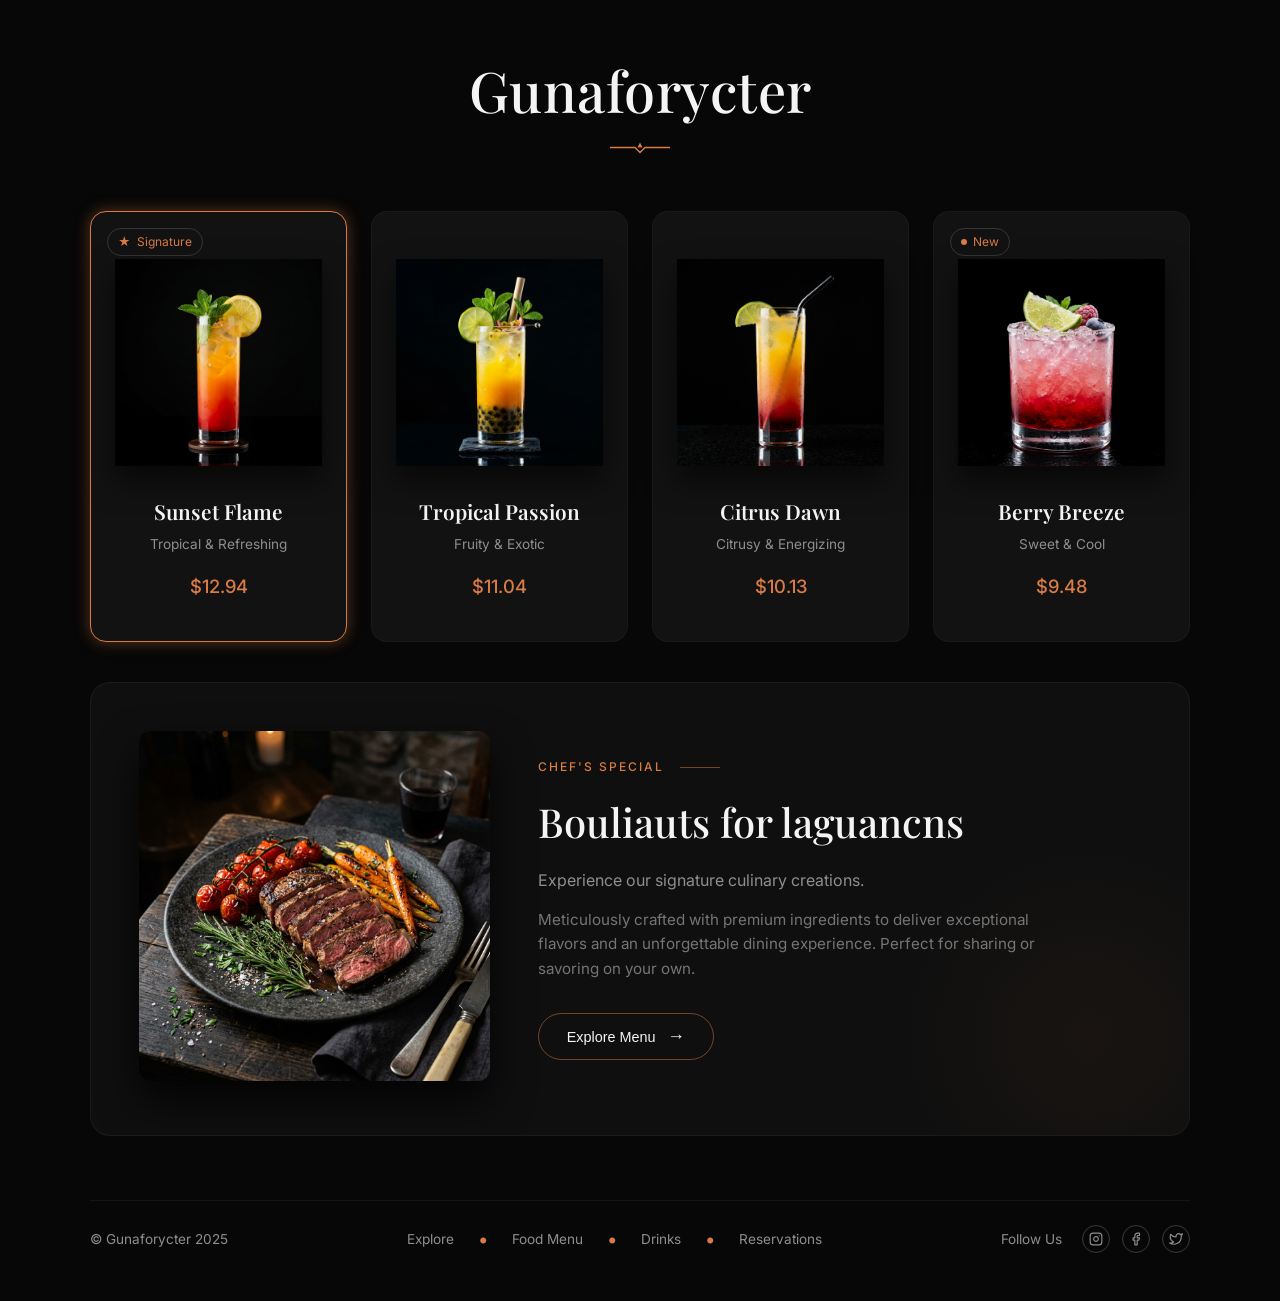
<file: FrontEnd/Assignment/A2/index.html>
<!DOCTYPE html>
<html lang="en">

<head>
    <meta charset="UTF-8">
    <meta name="viewport" content="width=device-width, initial-scale=1.0">
    <title>Gunaforycter</title>
    <link rel="preconnect" href="https://fonts.googleapis.com">
    <link rel="preconnect" href="https://fonts.gstatic.com" crossorigin>
    <link
        href="https://fonts.googleapis.com/css2?family=Playfair+Display:ital,wght@0,400;0,600;0,700&family=Inter:wght@300;400;500&display=swap"
        rel="stylesheet">
    <link rel="stylesheet" href="style.css">
</head>

<body>
    <header class="header">
        <h1>Gunaforycter</h1>
        <div class="divider">
            <svg width="60" height="15" viewBox="0 0 60 15" fill="none" xmlns="http://www.w3.org/2000/svg">
                <path d="M0 7.5 H 25 L 30 12.5 L 35 7.5 H 60" stroke="#D87B44" stroke-width="1.5"
                    stroke-linejoin="round" />
                <path d="M 27.5 7.5 L 30 2.5 L 32.5 7.5 Z" fill="#D87B44" />
            </svg>
        </div>
    </header>

    <main class="container">
        <section class="drinks-grid">
            <!-- Drink 1 -->
            <div class="card active-card">
                <div class="badge"><span class="icon">★</span> Signature</div>
                <div class="image-wrapper">
                    <img src="assets/drink_sunset_flame_1778440503819.png" alt="Sunset Flame">
                </div>
                <h2>Sunset Flame</h2>
                <p>Tropical & Refreshing</p>
                <div class="price">$12.94</div>
            </div>
            <!-- Drink 2 -->
            <div class="card">
                <div class="image-wrapper">
                    <img src="assets/drink_tropical_passion_1778440518740.png" alt="Tropical Passion">
                </div>
                <h2>Tropical Passion</h2>
                <p>Fruity & Exotic</p>
                <div class="price">$11.04</div>
            </div>
            <!-- Drink 3 -->
            <div class="card">
                <div class="image-wrapper">
                    <img src="assets/drink_citrus_dawn_1778440537352.png" alt="Citrus Dawn">
                </div>
                <h2>Citrus Dawn</h2>
                <p>Citrusy & Energizing</p>
                <div class="price">$10.13</div>
            </div>
            <!-- Drink 4 -->
            <div class="card">
                <div class="badge"><span class="icon dot"></span> New</div>
                <div class="image-wrapper">
                    <img src="assets/drink_berry_breeze_1778440553196.png" alt="Berry Breeze">
                </div>
                <h2>Berry Breeze</h2>
                <p>Sweet & Cool</p>
                <div class="price">$9.48</div>
            </div>
        </section>

        <section class="chefs-special">
            <div class="special-image">
                <img src="assets/food_chefs_special_1778440567696.png" alt="Chef's Special">
            </div>
            <div class="special-content">
                <div class="subtitle">CHEF'S SPECIAL</div>
                <h2>Bouliauts for laguancns</h2>
                <p class="description">Experience our signature culinary creations.</p>
                <p class="details">Meticulously crafted with premium ingredients to deliver exceptional flavors and an
                    unforgettable dining experience. Perfect for sharing or savoring on your own.</p>
                <button class="explore-btn">Explore Menu <span class="arrow">→</span></button>
            </div>
            <!-- Decorative leaves can go here as pseudo element in CSS -->
        </section>
    </main>

    <footer class="footer">
        <div class="footer-left">© Gunaforycter 2025</div>
        <div class="footer-nav">
            <a href="#">Explore</a> <span class="dot">•</span>
            <a href="#">Food Menu</a> <span class="dot">•</span>
            <a href="#">Drinks</a> <span class="dot">•</span>
            <a href="#">Reservations</a>
        </div>
        <div class="footer-social">
            <span>Follow Us</span>
            <a href="#" class="social-icon">
                <svg width="14" height="14" viewBox="0 0 24 24" fill="none" stroke="currentColor" stroke-width="2"
                    stroke-linecap="round" stroke-linejoin="round">
                    <rect x="2" y="2" width="20" height="20" rx="5" ry="5"></rect>
                    <path d="M16 11.37A4 4 0 1 1 12.63 8 4 4 0 0 1 16 11.37z"></path>
                    <line x1="17.5" y1="6.5" x2="17.51" y2="6.5"></line>
                </svg>
            </a>
            <a href="#" class="social-icon">
                <svg width="14" height="14" viewBox="0 0 24 24" fill="none" stroke="currentColor" stroke-width="2"
                    stroke-linecap="round" stroke-linejoin="round">
                    <path d="M18 2h-3a5 5 0 0 0-5 5v3H7v4h3v8h4v-8h3l1-4h-4V7a1 1 0 0 1 1-1h3z"></path>
                </svg>
            </a>
            <a href="#" class="social-icon">
                <svg width="14" height="14" viewBox="0 0 24 24" fill="none" stroke="currentColor" stroke-width="2"
                    stroke-linecap="round" stroke-linejoin="round">
                    <path
                        d="M23 3a10.9 10.9 0 0 1-3.14 1.53 4.48 4.48 0 0 0-7.86 3v1A10.66 10.66 0 0 1 3 4s-4 9 5 13a11.64 11.64 0 0 1-7 2c9 5 20 0 20-11.5a4.5 4.5 0 0 0-.08-.83A7.72 7.72 0 0 0 23 3z">
                    </path>
                </svg>
            </a>
        </div>
    </footer>
</body>

</html>
</file>
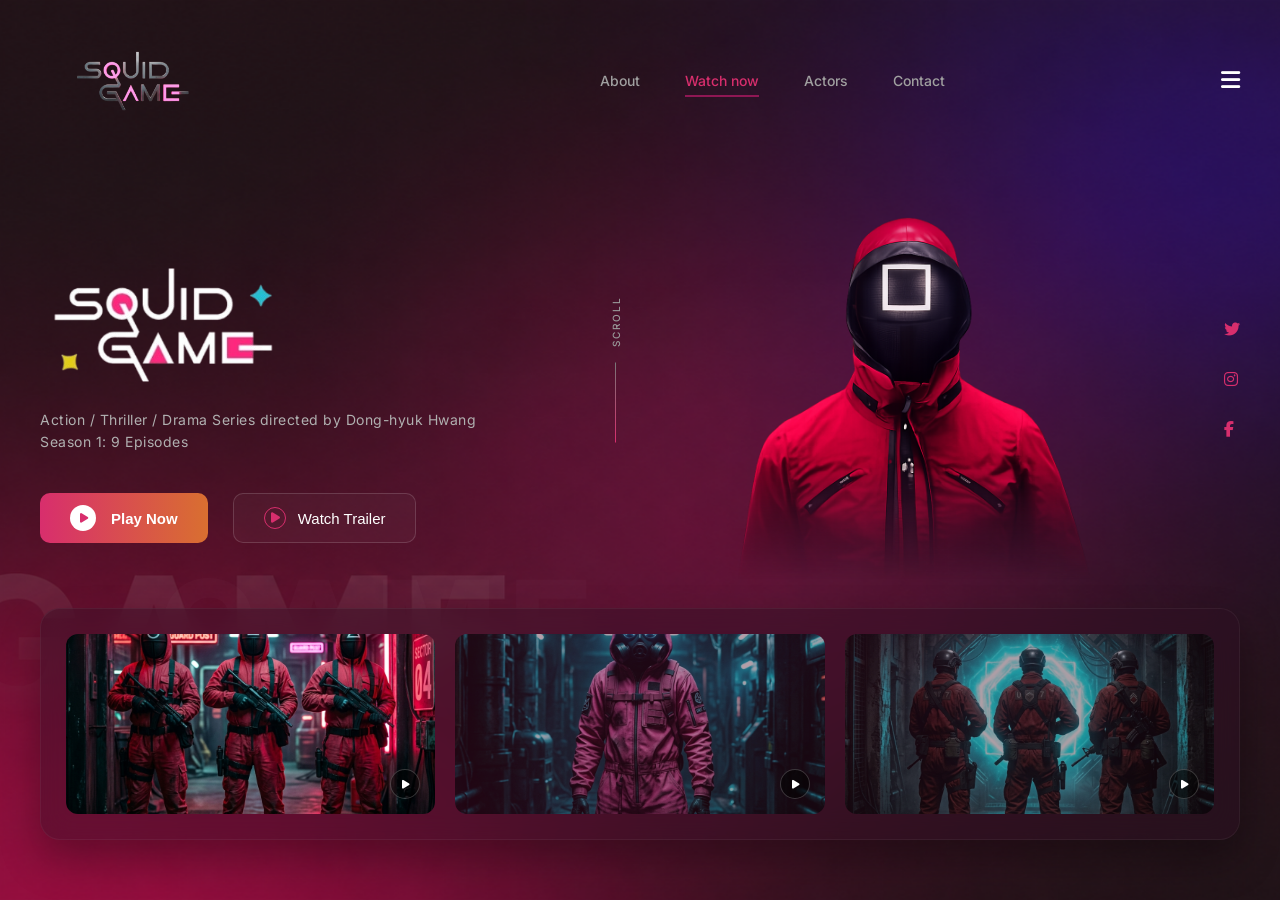
<file: FrontEnd/Assignment/A3/index.html>
<!DOCTYPE html>
<html lang="en">
<head>
    <meta charset="UTF-8">
    <meta name="viewport" content="width=device-width, initial-scale=1.0">
    <title>Squid Game - Watch Now</title>
    <link rel="stylesheet" href="style.css">
    <link href="https://fonts.googleapis.com/css2?family=Inter:wght@300;400;500;600;700;800&display=swap" rel="stylesheet">
    <link rel="stylesheet" href="https://cdnjs.cloudflare.com/ajax/libs/font-awesome/6.4.0/css/all.min.css">
</head>
<body>
    <!-- Background overlay elements -->
    <div class="bg-gradient"></div>

    <div class="container">
        <!-- HEADER -->
        <header>
            <div class="logo">
                <img src="./images/logo.png" alt="" style="height: 100px;">
            </div>
            <nav>
                <a href="#">About</a>
                <a href="#" class="active">Watch now</a>
                <a href="#">Actors</a>
                <a href="#">Contact</a>
            </nav>
            <div class="menu-icon">
                <i class="fa-solid fa-bars"></i>
            </div>
        </header>

        <!-- MAIN CONTENT -->
        <main>
            <!-- Left Side: Content -->
            <div class="content-left">
                <div class="main-title-img">
                    <img src="./images/bannerr.png" alt="Squid Game Logo" style="height: 120px;">
                </div>
                
                <p class="description">
                    Action / Thriller / Drama Series directed by Dong-hyuk Hwang<br>
                    Season 1: 9 Episodes
                </p>

                <div class="action-buttons">
                    <button class="btn-primary">
                        <span class="play-circle"><i class="fa-solid fa-play"></i></span> Play Now
                    </button>
                    <button class="btn-secondary">
                        <i class="fa-solid fa-play" style="font-size: 12px; color: #d82e6d; border: 1px solid #d82e6d; border-radius: 50%; padding: 4px; padding-left: 6px; width: 22px; height: 22px; display:flex; align-items:center; justify-content:center;"></i> Watch Trailer
                    </button>
                </div>
            </div>

            <!-- Right Side: Hero Image -->
            <div class="hero-image-container">
                <div class="scroll-indicator">
                    <span class="scroll-text">SCROLL</span>
                    <div class="scroll-line"></div>
                </div>
                
                <div class="hero-img-wrapper">
                    <img src="./images/main.png" alt="Squid Game Guard" class="hero-img">
                </div>

                <div class="social-icons">
                    <a href="#"><i class="fa-brands fa-twitter"></i></a>
                    <a href="#"><i class="fa-brands fa-instagram"></i></a>
                    <a href="#"><i class="fa-brands fa-facebook-f"></i></a>
                </div>
            </div>
        </main>

        <!-- BOTTOM CAROUSEL -->
        <section class="bottom-carousel">
            <div class="bg-game-text">GAME</div>
            <div class="carousel-container">
                <div class="thumbnail-card active-card">
                    <img src="images/squid_thumb1.png" alt="Scene 1">
                    <div class="play-overlay">
                        <i class="fa-solid fa-play"></i>
                    </div>
                </div>
                <div class="thumbnail-card">
                    <img src="images/squid_thumb2.png" alt="Scene 2">
                    <div class="play-overlay">
                        <i class="fa-solid fa-play"></i>
                    </div>
                </div>
                <div class="thumbnail-card">
                    <img src="images/squid_thumb3.png" alt="Scene 3">
                    <div class="play-overlay">
                        <i class="fa-solid fa-play"></i>
                    </div>
                </div>
            </div>
        </section>
    </div>
</body>
</html>
</file>
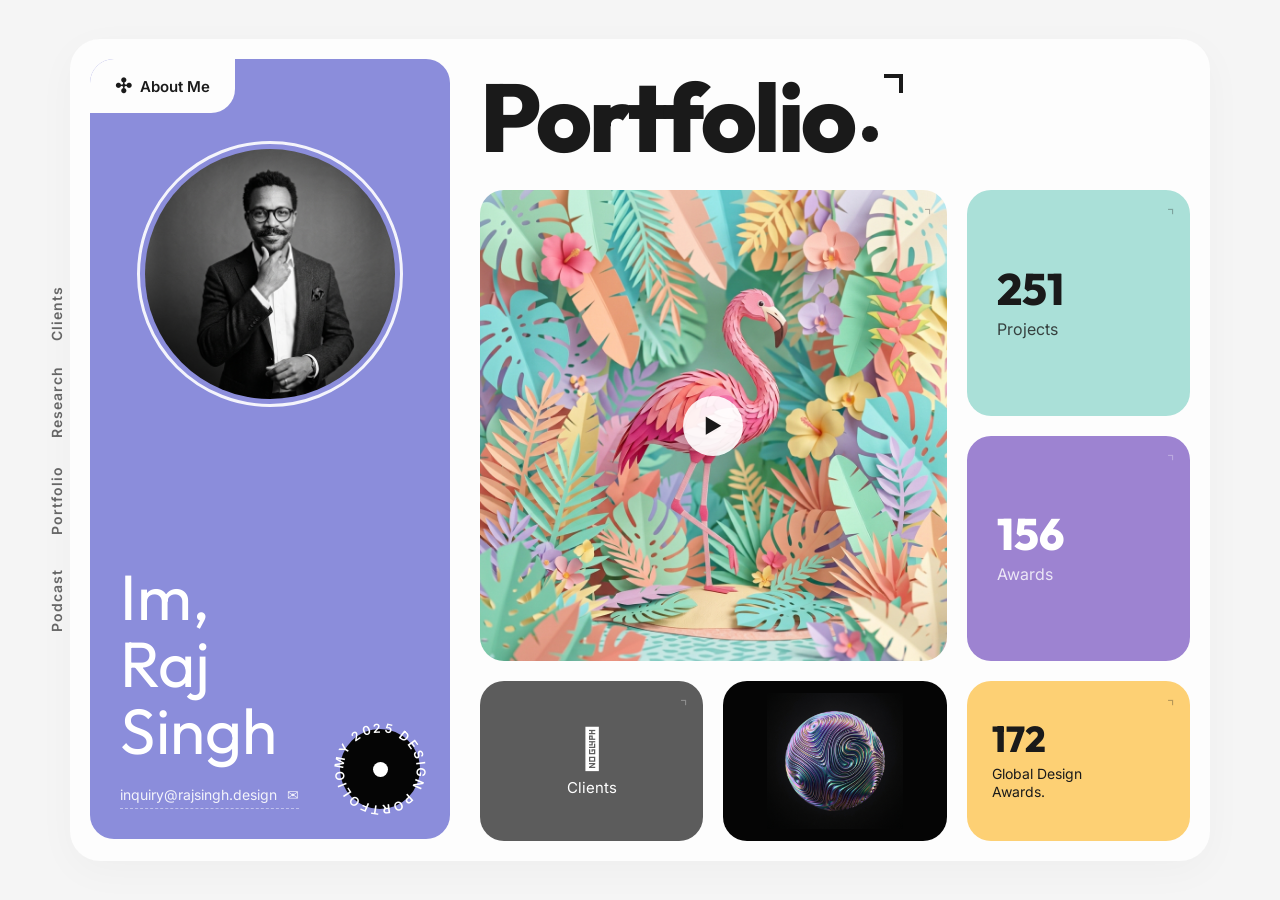
<file: FrontEnd/Assignment/A4/index.html>
<!DOCTYPE html>
<html lang="en">
<head>
    <meta charset="UTF-8">
    <meta name="viewport" content="width=device-width, initial-scale=1.0">
    <title>Portfolio Design</title>
    <link rel="stylesheet" href="style.css">
    <!-- Include Google Fonts for modern typography -->
    <link rel="preconnect" href="https://fonts.googleapis.com">
    <link rel="preconnect" href="https://fonts.gstatic.com" crossorigin>
    <link href="https://fonts.googleapis.com/css2?family=Inter:wght@400;500;600;700;800&family=Outfit:wght@400;500;600;700;800&display=swap" rel="stylesheet">
</head>
<body>
    <div class="sidebar">
        <span class="sidebar-text">Clients</span>
        <span class="sidebar-text">Research</span>
        <span class="sidebar-text">Portfolio</span>
        <span class="sidebar-text">Podcast</span>
    </div>

    <div class="container">
        <!-- Left Section: Purple Card -->
        <div class="purple-card relative">
            <div class="about-tab absolute">
                <span class="icon">✣</span> About Me
            </div>
            
            <div class="profile-img-container">
                <div class="profile-ring"></div>
                <img src="assets/profile_pic.png" alt="Jon Daniel" class="profile-img">
            </div>

            <div class="card-bottom absolute">
                <h2 class="name">Im,<br>Raj<br>Singh</h2>
                <div class="contact-info">
                    inquiry@rajsingh.design <span class="email-icon">✉</span>
                </div>
            </div>

            <div class="badge absolute">
                <svg viewBox="0 0 100 100" class="rotating-text">
                    <path id="circlePath" d="M 50, 50 m -35, 0 a 35,35 0 1,1 70,0 a 35,35 0 1,1 -70,0" fill="none" />
                    <text>
                        <textPath href="#circlePath" startOffset="0%">MY 2025 DESIGN PORTFOLIO • MY 2025 DESIGN PORTFOLIO •</textPath>
                    </text>
                </svg>
                <div class="badge-center"></div>
            </div>
        </div>

        <!-- Right Section: Main Grid -->
        <div class="right-grid">
            <div class="portfolio-title">
                <h1>Portfolio<span class="dot"></span><span class="corner"></span></h1>
            </div>

            <div class="flamingo-card relative">
                <img src="assets/flamingo.png" alt="Flamingo" class="flamingo-img">
                <div class="play-button absolute">▶</div>
                <div class="corner-icon absolute top-right">⌝</div>
            </div>

            <div class="stats-card">
                <div class="stat-box light-blue relative">
                    <div class="corner-icon absolute top-right">⌝</div>
                    <h3>251</h3>
                    <p>Projects</p>
                </div>
                <div class="stat-box light-purple relative">
                    <div class="corner-icon absolute top-right">⌝</div>
                    <h3>156</h3>
                    <p>Awards</p>
                </div>
            </div>

            <div class="apple-card relative">
                <div class="corner-icon absolute top-right">⌝</div>
                <div class="apple-logo"></div>
                <p>Clients</p>
            </div>

            <div class="sphere-card relative">
                <img src="assets/sphere.png" alt="Sphere" class="sphere-img">
            </div>

            <div class="yellow-card relative">
                <div class="corner-icon absolute top-right">⌝</div>
                <h3>172</h3>
                <p>Global Design<br>Awards.</p>
            </div>
        </div>
    </div>
</body>
</html>
</file>
<file: FrontEnd/Assignment/A2/style.css>
:root {
  --bg-color: #070707;
  --card-bg: #121212;
  --text-main: #f4f4f4;
  --text-muted: #8e8e8e;
  --accent: #d87b44;
  --accent-glow: rgba(216, 123, 68, 0.4);
  --font-heading: "Playfair Display", serif;
  --font-body: "Inter", sans-serif;
}

* {
  margin: 0;
  padding: 0;
  box-sizing: border-box;
}

body {
  background-color: var(--bg-color);
  color: var(--text-main);
  font-family: var(--font-body);
  line-height: 1.5;
  padding: 3rem 2rem;
  min-height: 100vh;
  display: flex;
  flex-direction: column;
  align-items: center;
}

.header {
  text-align: center;
  margin-bottom: 3.5rem;
}

.header h1 {
  font-family: var(--font-heading);
  font-size: 3.5rem;
  font-weight: 500;
  letter-spacing: 0.5px;
  margin-bottom: 0.5rem;
}

.divider {
  display: flex;
  justify-content: center;
}

.container {
  max-width: 1100px;
  width: 100%;
}

/* Drinks Grid */
.drinks-grid {
  display: grid;
  grid-template-columns: repeat(4, 1fr);
  gap: 1.5rem;
  margin-bottom: 2.5rem;
}

.card {
  background-color: var(--card-bg);
  border-radius: 16px;
  padding: 2.5rem 1.5rem;
  text-align: center;
  position: relative;
  border: 1px solid rgba(255, 255, 255, 0.03);
  transition:
    transform 0.3s ease,
    box-shadow 0.3s ease;
  display: flex;
  flex-direction: column;
  align-items: center;
}

.card:hover {
  transform: translateY(-5px);
  box-shadow: 0 10px 20px rgba(0, 0, 0, 0.5);
}

.card.active-card {
  border-color: var(--accent);
  box-shadow: 0 0 15px var(--accent-glow);
}

.badge {
  position: absolute;
  top: 1rem;
  left: 1rem;
  background-color: transparent;
  border: 1px solid rgba(255, 255, 255, 0.15);
  color: var(--accent);
  padding: 0.25rem 0.6rem;
  border-radius: 20px;
  font-size: 0.75rem;
  display: flex;
  align-items: center;
  gap: 0.4rem;
}
.badge .icon.dot {
  display: inline-block;
  width: 6px;
  height: 6px;
  background-color: var(--accent);
  border-radius: 50%;
}

.card .image-wrapper {
  height: 220px;
  margin-bottom: 1.5rem;
  display: flex;
  justify-content: center;
  align-items: center;
  width: 100%;
}

.card img {
  max-height: 100%;
  max-width: 100%;
  object-fit: contain;
  filter: drop-shadow(0 15px 15px rgba(0, 0, 0, 0.6));
}

.card h2 {
  font-family: var(--font-heading);
  font-size: 1.3rem;
  margin-bottom: 0.4rem;
  font-weight: 600;
}

.card p {
  color: var(--text-muted);
  font-size: 0.85rem;
  margin-bottom: 1.2rem;
}

.card .price {
  color: var(--accent);
  font-weight: 500;
  font-size: 1.15rem;
  margin-top: auto;
}

/* Chef's Special */
.chefs-special {
  background: #0f0f0f;
  border-radius: 20px;
  padding: 3rem;
  display: flex;
  align-items: center;
  gap: 3rem;
  position: relative;
  overflow: hidden;
  border: 1px solid rgba(255, 255, 255, 0.05);
}

.chefs-special::after {
  content: "";
  position: absolute;
  right: -100px;
  bottom: -100px;
  width: 400px;
  height: 400px;
  background: radial-gradient(
    circle,
    rgba(216, 123, 68, 0.05) 0%,
    rgba(0, 0, 0, 0) 70%
  );
  pointer-events: none;
  z-index: 1;
}

.special-image {
  flex: 0 0 35%;
  position: relative;
  z-index: 2;
}

.special-image img {
  width: 100%;
  height: auto;
  object-fit: cover;
  border-radius: 12px;
  box-shadow: 0 20px 40px rgba(0, 0, 0, 0.8);
}

.special-content {
  flex: 1;
  position: relative;
  z-index: 2;
}

.special-content .subtitle {
  color: var(--accent);
  font-size: 0.75rem;
  letter-spacing: 2px;
  text-transform: uppercase;
  margin-bottom: 1rem;
  display: flex;
  align-items: center;
  gap: 1rem;
  font-weight: 500;
}
.special-content .subtitle::after {
  content: "";
  height: 1px;
  background-color: rgba(216, 123, 68, 0.5);
  width: 40px;
}

.special-content h2 {
  font-family: var(--font-heading);
  font-size: 2.5rem;
  margin-bottom: 1rem;
  font-weight: 500;
}

.special-content .description {
  color: var(--text-muted);
  font-size: 1rem;
  margin-bottom: 1rem;
}

.special-content .details {
  color: var(--text-muted);
  font-size: 0.95rem;
  line-height: 1.6;
  margin-bottom: 2rem;
  max-width: 90%;
  opacity: 0.8;
}

.explore-btn {
  background: transparent;
  border: 1px solid rgba(216, 123, 68, 0.5);
  color: var(--text-main);
  padding: 0.75rem 1.75rem;
  border-radius: 30px;
  font-size: 0.9rem;
  cursor: pointer;
  display: inline-flex;
  align-items: center;
  gap: 0.75rem;
  transition: all 0.3s ease;
}

.explore-btn:hover {
  background-color: rgba(216, 123, 68, 0.1);
  border-color: var(--accent);
}

.explore-btn .arrow {
  font-size: 1.1rem;
  transition: transform 0.3s ease;
}

.explore-btn:hover .arrow {
  transform: translateX(4px);
}

/* Footer */
.footer {
  width: 100%;
  max-width: 1100px;
  margin-top: 4rem;
  padding-top: 1.5rem;
  border-top: 1px solid rgba(255, 255, 255, 0.05);
  display: flex;
  justify-content: space-between;
  align-items: center;
  font-size: 0.85rem;
  color: var(--text-muted);
}

.footer-nav {
  display: flex;
  gap: 1.5rem;
  align-items: center;
}

.footer-nav a {
  color: var(--text-muted);
  text-decoration: none;
  transition: color 0.3s ease;
}

.footer-nav a:hover {
  color: var(--text-main);
}

.footer-nav .dot {
  color: var(--accent);
  font-size: 1.2rem;
  line-height: 0;
}

.footer-social {
  display: flex;
  align-items: center;
  gap: 0.75rem;
}

.footer-social span {
  margin-right: 0.5rem;
}

.social-icon {
  width: 28px;
  height: 28px;
  border: 1px solid rgba(255, 255, 255, 0.2);
  border-radius: 50%;
  display: flex;
  justify-content: center;
  align-items: center;
  color: var(--text-muted);
  text-decoration: none;
  transition: all 0.3s ease;
}

.social-icon:hover {
  border-color: var(--accent);
  color: var(--accent);
}

/* Responsive */
@media (max-width: 1024px) {
  .drinks-grid {
    grid-template-columns: repeat(2, 1fr);
  }
  .chefs-special {
    flex-direction: column;
    text-align: center;
    gap: 2rem;
  }
  .special-image {
    max-width: 400px;
    margin: 0 auto;
  }
  .special-content .subtitle {
    justify-content: center;
  }
  .special-content .subtitle::after,
  .special-content .subtitle::before {
    content: "";
    height: 1px;
    background-color: var(--accent);
    width: 40px;
  }
  .special-content .details {
    max-width: 100%;
    margin-left: auto;
    margin-right: auto;
  }
}

@media (max-width: 768px) {
  .drinks-grid {
    grid-template-columns: 1fr;
  }
  .footer {
    flex-direction: column;
    gap: 1.5rem;
  }
}
</file>
<file: FrontEnd/Assignment/A3/style.css>
:root {
    --bg-dark: #120914;
    --bg-gradient-center: #8f1754;
    --text-light: #e0e0e0;
    --text-white: #ffffff;
    --accent-pink: #d82e6d;
    --accent-orange: #d96f30;
    --accent-cyan: #3fdff4;
    --accent-yellow: #f5d020;
}

* {
    margin: 0;
    padding: 0;
    box-sizing: border-box;
}

body {
    font-family: 'Inter', sans-serif;
    background-color: var(--bg-dark);
    color: var(--text-light);
    overflow-x: hidden;
    min-height: 100vh;
    position: relative;

}

/* Background Gradients & Effects */
.bg-gradient {
    position: absolute;
    top: 0;
    left: 0;
    width: 100%;
    height: 100%;
    background-image: url('./images/bg.png');
    background-size: cover;
    background-position: center;
    z-index: -2;
}

.vertical-bg-text {
    position: absolute;
    right: -10%;
    top: 5%;
    font-size: 380px;
    font-weight: 800;
    color: rgba(255,255,255,0.015);
    transform: rotate(90deg);
    transform-origin: right top;
    z-index: -1;
    letter-spacing: 20px;
    white-space: nowrap;
    user-select: none;
}

.container {
    max-width: 1300px;
    margin: 0 auto;
    padding: 30px 40px;
    display: flex;
    flex-direction: column;
    min-height: 100vh;
}

/* Header */
header {
    display: flex;
    justify-content: space-between;
    align-items: center;
    position: relative;
    z-index: 10;
    padding-bottom: 20px;
}

.logo {
    display: flex;
    flex-direction: column;
    position: relative;
    font-weight: 700;
    font-size: 15px;
    letter-spacing: 2px;
}
.squid-text { color: var(--text-white); }
.game-text { color: var(--accent-pink); margin-left: 15px; }
.logo-accent-1 {
    position: absolute;
    top: -6px;
    left: -10px;
    width: 25px;
    height: 1.5px;
    background: var(--text-white);
}
.logo-accent-2 {
    position: absolute;
    bottom: -2px;
    right: -15px;
    width: 15px;
    height: 1.5px;
    background: var(--accent-pink);
}

nav {
    display: flex;
    gap: 45px;
    margin-left: 100px;
}
nav a {
    text-decoration: none;
    color: #a0a0a0;
    font-weight: 500;
    font-size: 14px;
    transition: color 0.3s;
}
nav a:hover, nav a.active {
    color: var(--accent-pink);
}
nav a.active {
    position: relative;
}
nav a.active::after {
    content: '';
    position: absolute;
    bottom: -8px;
    left: 0;
    width: 100%;
    height: 2px;
    background: var(--bg-gradient-center);
}

.menu-icon {
    font-size: 22px;
    cursor: pointer;
    color: var(--text-white);
}

/* Main Content */
main {
    display: flex;
    flex: 1;
    align-items: center;
    position: relative;
    margin-top: 0px;
}

.content-left {
    flex: 1;
    z-index: 10;
    padding-right: 20px;
    padding-top: 50px;
}

/* Big Title Area */
.main-title-img {
    position: relative;
    display: inline-block;
    margin-bottom: 20px;
}
.cyan-star {
    position: absolute;
    top: -20px;
    right: -10px;
    color: var(--accent-cyan);
    font-size: 35px;
    filter: drop-shadow(0 0 10px rgba(63, 223, 244, 0.5));
}
.yellow-diamond {
    position: absolute;
    bottom: 20px;
    left: 10px;
    color: var(--accent-yellow);
    font-size: 24px;
    filter: drop-shadow(0 0 10px rgba(245, 208, 32, 0.5));
}

.description {
    font-size: 14px;
    line-height: 1.6;
    color: #b0b0b0;
    margin-bottom: 40px;
    letter-spacing: 0.5px;
}

/* Buttons */
.action-buttons {
    display: flex;
    gap: 25px;
}
.btn-primary {
    background: linear-gradient(90deg, #d82e6d 0%, #d96f30 100%);
    color: white;
    border: none;
    padding: 12px 30px;
    border-radius: 10px;
    font-size: 15px;
    font-weight: 600;
    cursor: pointer;
    display: flex;
    align-items: center;
    gap: 15px;
    transition: transform 0.2s, box-shadow 0.2s;
}
.btn-primary:hover {
    transform: translateY(-2px);
    box-shadow: 0 10px 20px rgba(216, 46, 109, 0.3);
}
.play-circle {
    background: white;
    color: #d82e6d;
    width: 26px;
    height: 26px;
    border-radius: 50%;
    display: flex;
    justify-content: center;
    align-items: center;
    font-size: 11px;
    padding-left: 2px; /* optical alignment */
}

.btn-secondary {
    background: rgba(255, 255, 255, 0.03);
    color: white;
    border: 1px solid rgba(255, 255, 255, 0.15);
    padding: 12px 30px;
    border-radius: 10px;
    font-size: 15px;
    font-weight: 500;
    cursor: pointer;
    display: flex;
    align-items: center;
    gap: 12px;
    transition: background 0.3s, border-color 0.3s;
}
.btn-secondary:hover {
    background: rgba(255, 255, 255, 0.08);
    border-color: rgba(255, 255, 255, 0.3);
}

/* Right Side: Hero Image */
.hero-image-container {
    flex: 1.1;
    display: flex;
    justify-content: center;
    align-items: center;
    position: relative;
    height: 400px;
}
.hero-img-wrapper {
    width: 100%;
    height: 100%;
    display: flex;
    justify-content: center;
    align-items: flex-end;
    overflow: hidden;
}
.hero-img {
    height: 115%;
    object-fit: cover;
    z-index: 5;
    mask-image: linear-gradient(to bottom, black 75%, transparent 100%);
    -webkit-mask-image: linear-gradient(to bottom, black 75%, transparent 100%);
}

.scroll-indicator {
    position: absolute;
    left: 40px;
    top: 50%;
    transform: translateY(-50%);
    display: flex;
    flex-direction: column;
    align-items: center;
    gap: 10px;
    z-index: 10;
}
.scroll-text {
    transform: rotate(-90deg);
    font-size: 10px;
    letter-spacing: 2px;
    color: #999;
    margin-bottom: 25px;
    font-weight: 500;
}
.scroll-line {
    width: 1px;
    height: 80px;
    background: linear-gradient(to bottom, #777 0%, #d82e6d 100%);
}

.social-icons {
    position: absolute;
    right: 0px;
    top: 50%;
    transform: translateY(-50%);
    display: flex;
    flex-direction: column;
    gap: 30px;
    z-index: 10;
}
.social-icons a {
    color: var(--accent-pink);
    font-size: 16px;
    transition: color 0.3s, transform 0.3s;
}
.social-icons a:hover {
    color: var(--text-white);
    transform: scale(1.2);
}

/* Bottom Carousel */
.bottom-carousel {
    position: relative;
    margin-top: auto;
    z-index: 20;
    padding-bottom: 30px;
}

.bg-game-text {
    position: absolute;
    top: -60px;
    left: 10%;
    font-size: 130px;
    font-weight: 800;
    color: rgba(255,255,255,0.02);
    z-index: -1;
    letter-spacing: 15px;
    pointer-events: none;
}

.carousel-container {
    display: flex;
    gap: 20px;
    background: rgba(45, 15, 35, 0.4);
    backdrop-filter: blur(15px);
    -webkit-backdrop-filter: blur(15px);
    padding: 25px;
    border-radius: 20px;
    border: 1px solid rgba(255,255,255,0.05);
    box-shadow: 0 20px 40px rgba(0,0,0,0.3);
}

.thumbnail-card {
    flex: 1;
    height: 180px;
    border-radius: 12px;
    overflow: hidden;
    position: relative;
    cursor: pointer;
    transition: transform 0.3s;
}
.thumbnail-card:hover {
    transform: translateY(-5px);
}
.thumbnail-card img {
    width: 100%;
    height: 100%;
    object-fit: cover;
    opacity: 0.6;
    transition: opacity 0.3s, transform 3s ease;
}
.active-card img, .thumbnail-card:hover img {
    opacity: 1;
    transform: scale(1.05);
}

.play-overlay {
    position: absolute;
    bottom: 15px;
    right: 15px;
    width: 30px;
    height: 30px;
    background: rgba(0,0,0,0.5);
    border-radius: 50%;
    display: flex;
    justify-content: center;
    align-items: center;
    color: white;
    font-size: 10px;
    border: 1px solid rgba(255,255,255,0.2);
    padding-left: 2px;
}
</file>
<file: FrontEnd/Assignment/A4/style.css>
:root {
    --bg-color: #f5f5f5;
    --purple: #8b8ddb;
    --light-purple: #9d83d1;
    --light-blue: #aae0d8;
    --yellow: #fdd074;
    --dark-grey: #5c5c5c;
    --black: #050505;
    --white: #ffffff;
    --text-dark: #1a1a1a;
    --border-radius: 24px;
}

body {
    margin: 0;
    padding: 0;
    background-color: var(--bg-color);
    font-family: 'Inter', sans-serif;
    color: var(--text-dark);
    display: flex;
    justify-content: center;
    align-items: center;
    min-height: 100vh;
    position: relative;
    overflow-x: hidden;
}

.relative {
    position: relative;
}

.absolute {
    position: absolute;
}

.sidebar {
    position: absolute;
    left: 20px;
    top: 50%;
    transform: translateY(-50%);
    display: flex;
    flex-direction: column;
    gap: 80px;
}

.sidebar-text {
    transform: rotate(-90deg);
    font-size: 14px;
    font-weight: 600;
    color: #666;
    letter-spacing: 1px;
    white-space: nowrap;
}

.container {
    width: 1100px;
    max-width: 95vw;
    display: grid;
    grid-template-columns: 360px 1fr;
    gap: 30px;
    background: #fdfdfd; 
    padding: 20px;
    border-radius: 30px;
    box-shadow: 0 10px 40px rgba(0,0,0,0.03);
}

/* LEFT SECTION */
.purple-card {
    background-color: var(--purple);
    border-radius: var(--border-radius);
    padding: 40px;
    color: var(--white);
    height: 700px; 
    overflow: hidden;
}

.about-tab {
    top: 0;
    left: 0;
    background: #fdfdfd; 
    color: var(--text-dark);
    padding: 15px 25px;
    border-bottom-right-radius: var(--border-radius);
    font-weight: 600;
    font-size: 15px;
    display: flex;
    align-items: center;
    gap: 8px;
}

.about-tab .icon {
    font-size: 20px;
}

.profile-img-container {
    position: absolute;
    top: 90px;
    left: 50%;
    transform: translateX(-50%);
    width: 250px;
    height: 250px;
}

.profile-ring {
    position: absolute;
    top: -8px;
    left: -8px;
    right: -8px;
    bottom: -8px;
    border: 3px solid rgba(255,255,255,0.9);
    border-radius: 50%;
    z-index: 1;
}

.profile-img {
    width: 100%;
    height: 100%;
    object-fit: cover;
    border-radius: 50%;
    position: relative;
    z-index: 2;
    background-color: #eab8f4; 
}

.card-bottom {
    bottom: 30px;
    left: 30px;
}

.name {
    font-family: 'Outfit', sans-serif;
    font-size: 64px;
    font-weight: 400;
    line-height: 1.05;
    margin: 0 0 20px 0;
}

.contact-info {
    font-size: 14px;
    display: flex;
    align-items: center;
    gap: 10px;
    opacity: 0.9;
    border-bottom: 1px dashed rgba(255,255,255,0.5);
    padding-bottom: 5px;
    display: inline-flex;
}

.badge {
    bottom: 30px;
    right: 30px;
    width: 80px;
    height: 80px;
    background: var(--black);
    border-radius: 50%;
    display: flex;
    justify-content: center;
    align-items: center;
}

.badge-center {
    width: 15px;
    height: 15px;
    background: var(--white);
    border-radius: 50%;
}

.rotating-text {
    position: absolute;
    width: 130%;
    height: 130%;
    animation: rotate 15s linear infinite;
    fill: var(--white);
    font-size: 12px;
    font-weight: 600;
    letter-spacing: 2px;
}

@keyframes rotate {
    from { transform: rotate(0deg); }
    to { transform: rotate(360deg); }
}


/* RIGHT SECTION */
.right-grid {
    display: grid;
    grid-template-columns: 1fr 1fr 1fr;
    grid-template-rows: auto 1fr 160px;
    gap: 20px;
}

.portfolio-title {
    grid-column: 1 / span 3;
    display: flex;
    align-items: center;
    padding-top: 10px;
    padding-bottom: 5px;
}

.portfolio-title h1 {
    font-family: 'Outfit', sans-serif;
    font-size: 96px;
    font-weight: 800;
    margin: 0;
    line-height: 1;
    letter-spacing: -3px;
    position: relative;
    display: inline-flex;
    align-items: baseline;
}

.portfolio-title .dot {
    display: inline-block;
    width: 16px;
    height: 16px;
    background-color: var(--text-dark);
    border-radius: 50%;
    margin-left: 8px;
    position: relative;
    top: -10px;
}

.corner {
    position: absolute;
    top: 5px;
    right: -25px;
    width: 15px;
    height: 15px;
    border-top: 4px solid var(--text-dark);
    border-right: 4px solid var(--text-dark);
}

.corner-icon {
    font-size: 16px;
    opacity: 0.3;
}

.top-right {
    top: 15px;
    right: 15px;
}

.flamingo-card {
    grid-column: 1 / span 2;
    background-color: #fff;
    border-radius: var(--border-radius);
    overflow: hidden;
}

.flamingo-img {
    width: 100%;
    height: 100%;
    object-fit: cover;
}

.play-button {
    top: 50%;
    left: 50%;
    transform: translate(-50%, -50%);
    width: 60px;
    height: 60px;
    background: rgba(255,255,255,0.9);
    border-radius: 50%;
    display: flex;
    justify-content: center;
    align-items: center;
    font-size: 20px;
    cursor: pointer;
    box-shadow: 0 4px 15px rgba(0,0,0,0.1);
}

.stats-card {
    grid-column: 3;
    display: grid;
    grid-template-rows: 1fr 1fr;
    gap: 20px;
}

.stat-box {
    border-radius: var(--border-radius);
    padding: 30px;
    display: flex;
    flex-direction: column;
    justify-content: center;
}

.stat-box h3 {
    font-family: 'Outfit', sans-serif;
    font-size: 44px;
    margin: 0;
    font-weight: 800;
    line-height: 1;
}

.stat-box p {
    margin: 8px 0 0 0;
    font-size: 16px;
    opacity: 0.8;
}

.light-blue {
    background-color: var(--light-blue);
    color: var(--text-dark);
}

.light-purple {
    background-color: var(--light-purple);
    color: var(--white);
}

.apple-card {
    grid-column: 1;
    background-color: var(--dark-grey);
    border-radius: var(--border-radius);
    display: flex;
    flex-direction: column;
    justify-content: center;
    align-items: center;
    color: var(--white);
}

.apple-logo {
    font-size: 40px;
    margin-bottom: 5px;
}

.apple-card p {
    margin: 0;
    font-size: 15px;
}

.sphere-card {
    grid-column: 2;
    background-color: var(--black);
    border-radius: var(--border-radius);
    overflow: hidden;
    display: flex;
    justify-content: center;
    align-items: center;
}

.sphere-img {
    width: 85%;
    height: 85%;
    object-fit: contain;
}

.yellow-card {
    grid-column: 3;
    background-color: var(--yellow);
    border-radius: var(--border-radius);
    padding: 25px;
    display: flex;
    flex-direction: column;
    justify-content: center;
}

.yellow-card h3 {
    font-family: 'Outfit', sans-serif;
    font-size: 36px;
    margin: 0;
    font-weight: 800;
    line-height: 1;
}

.yellow-card p {
    margin: 8px 0 0 0;
    font-size: 14px;
    line-height: 1.3;
}
</file>
